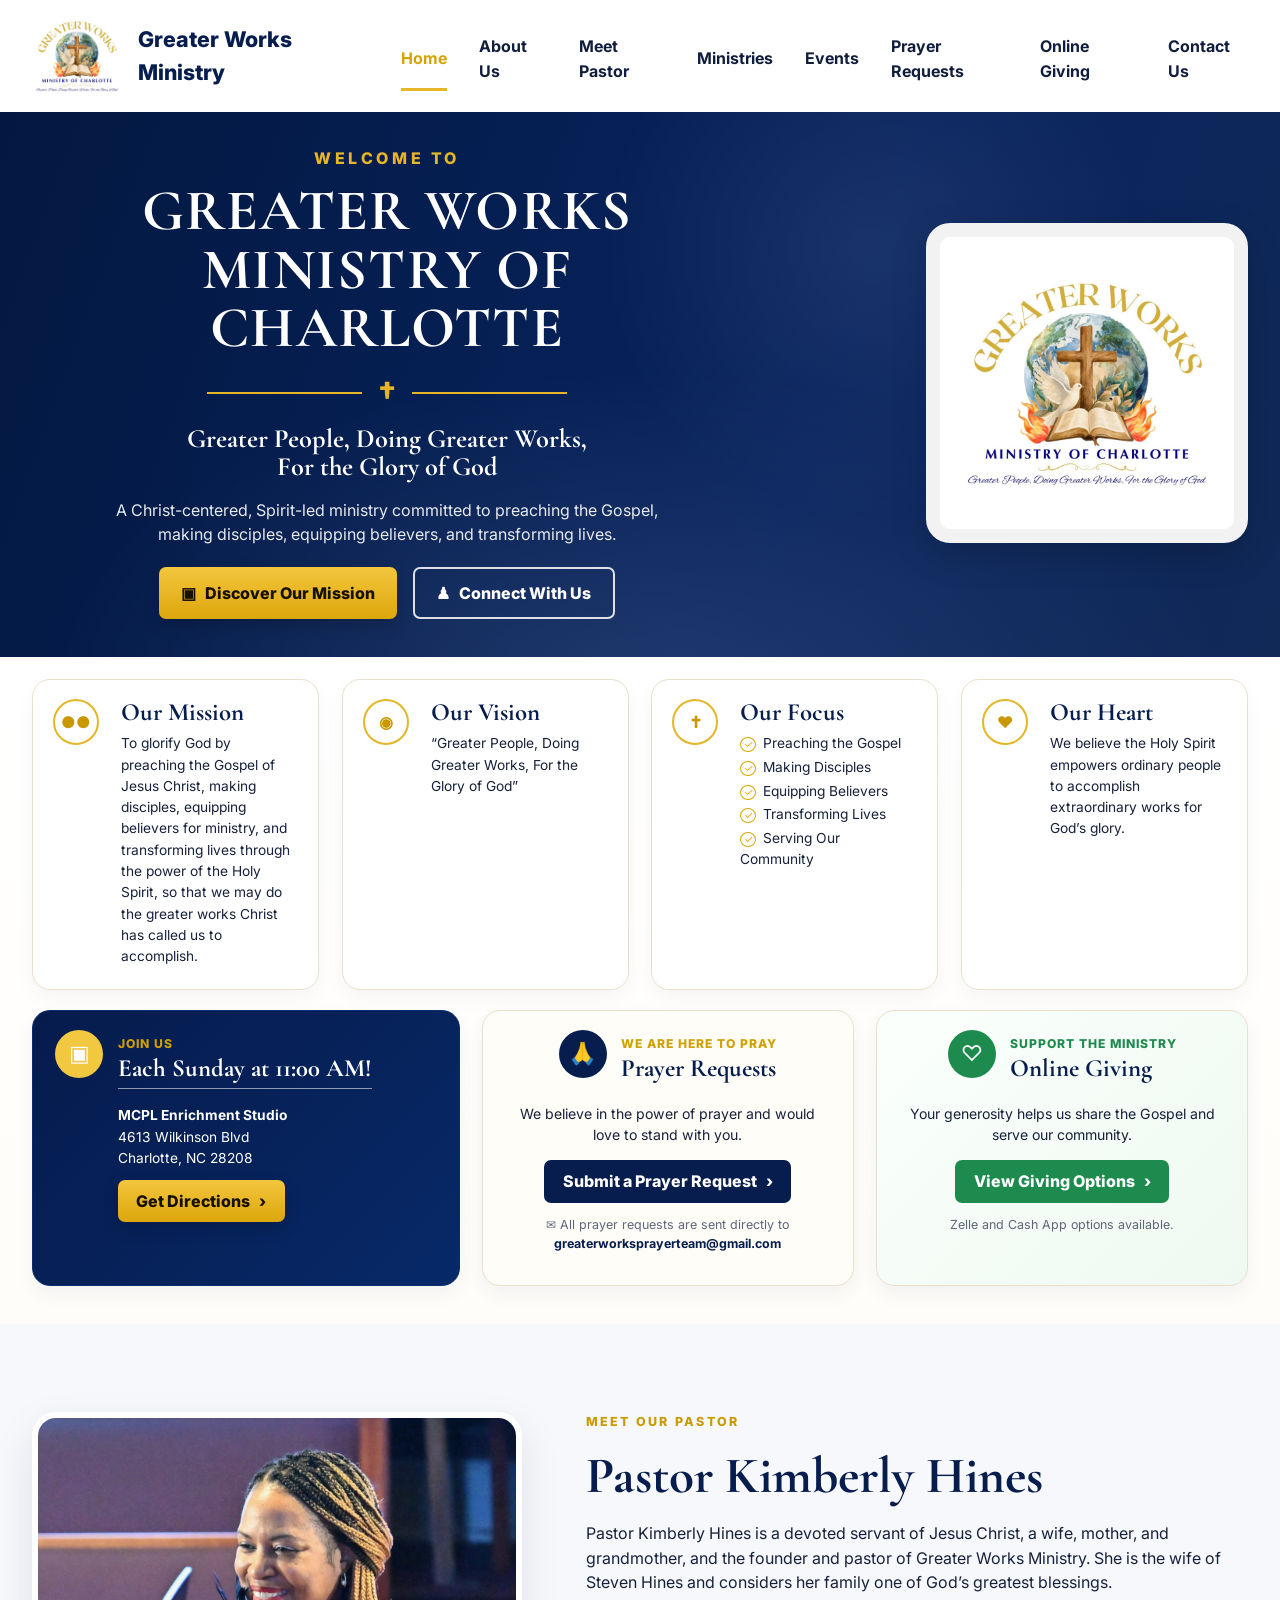
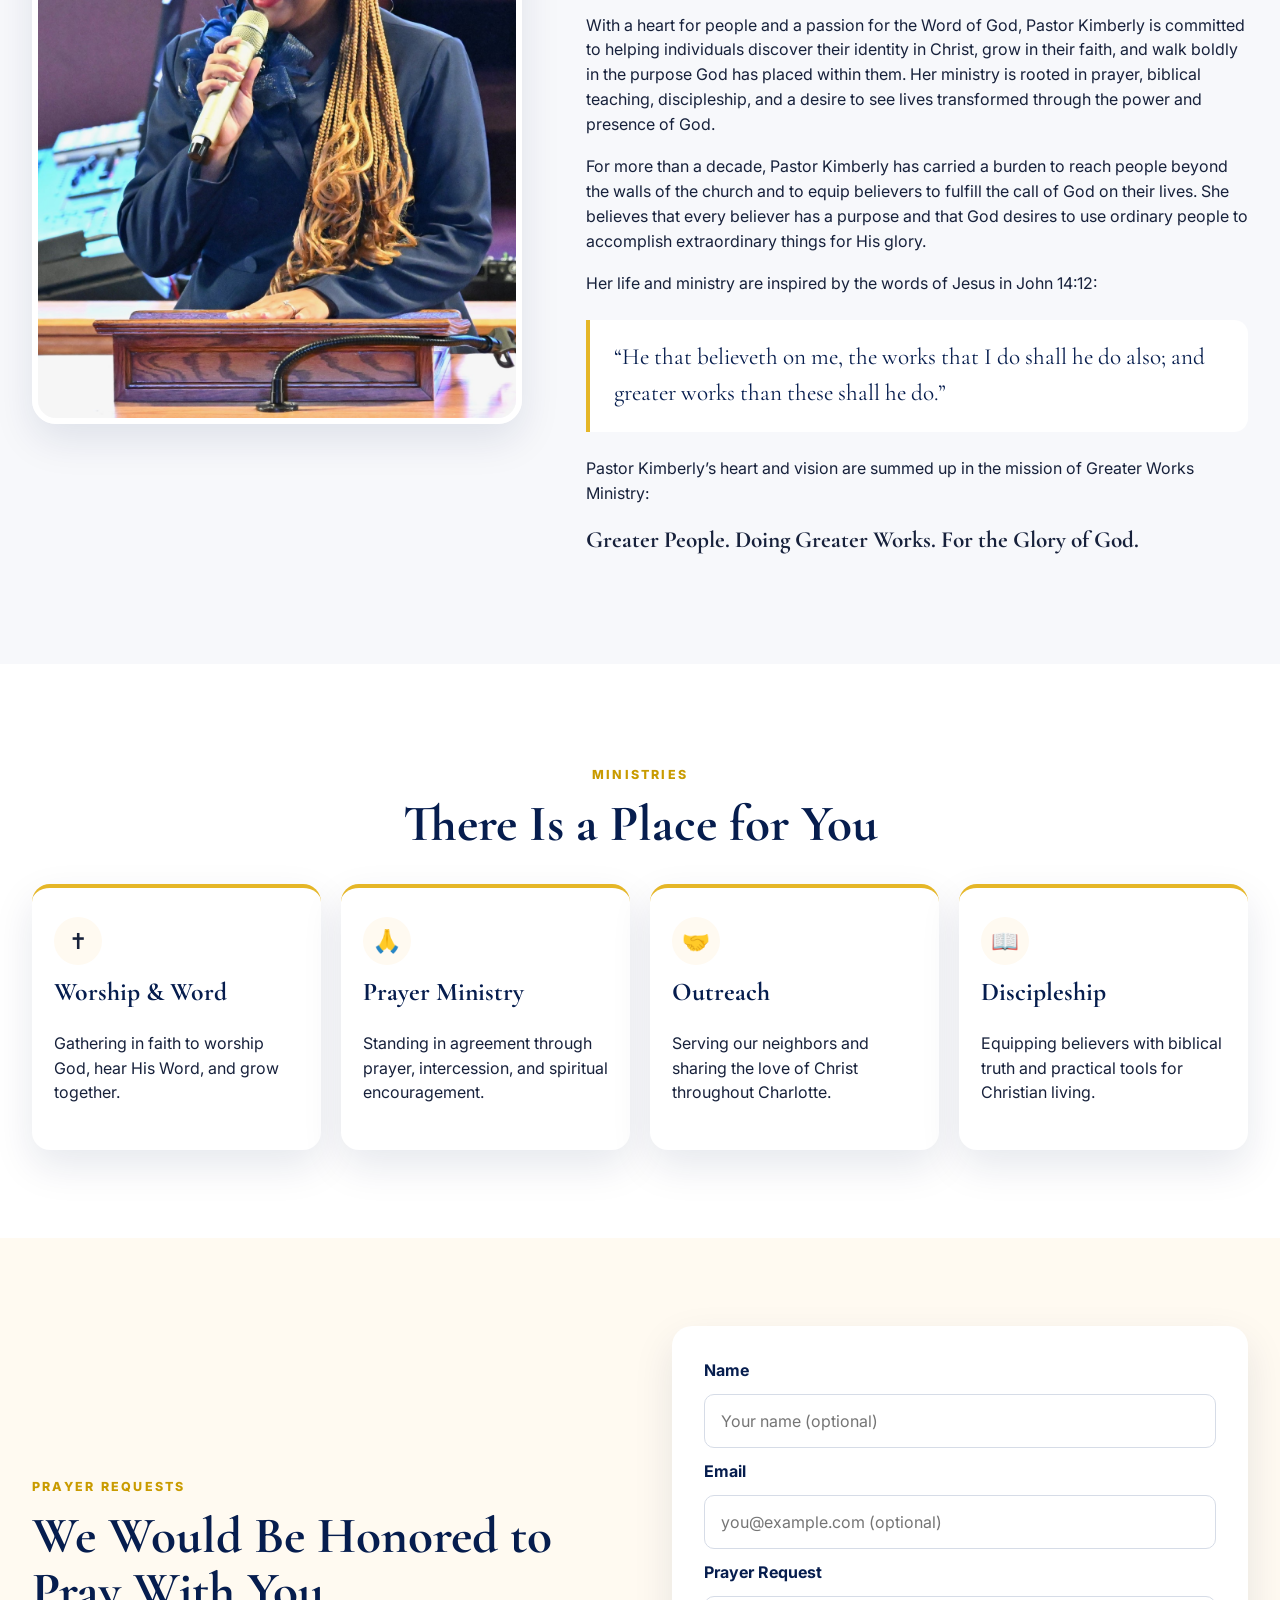
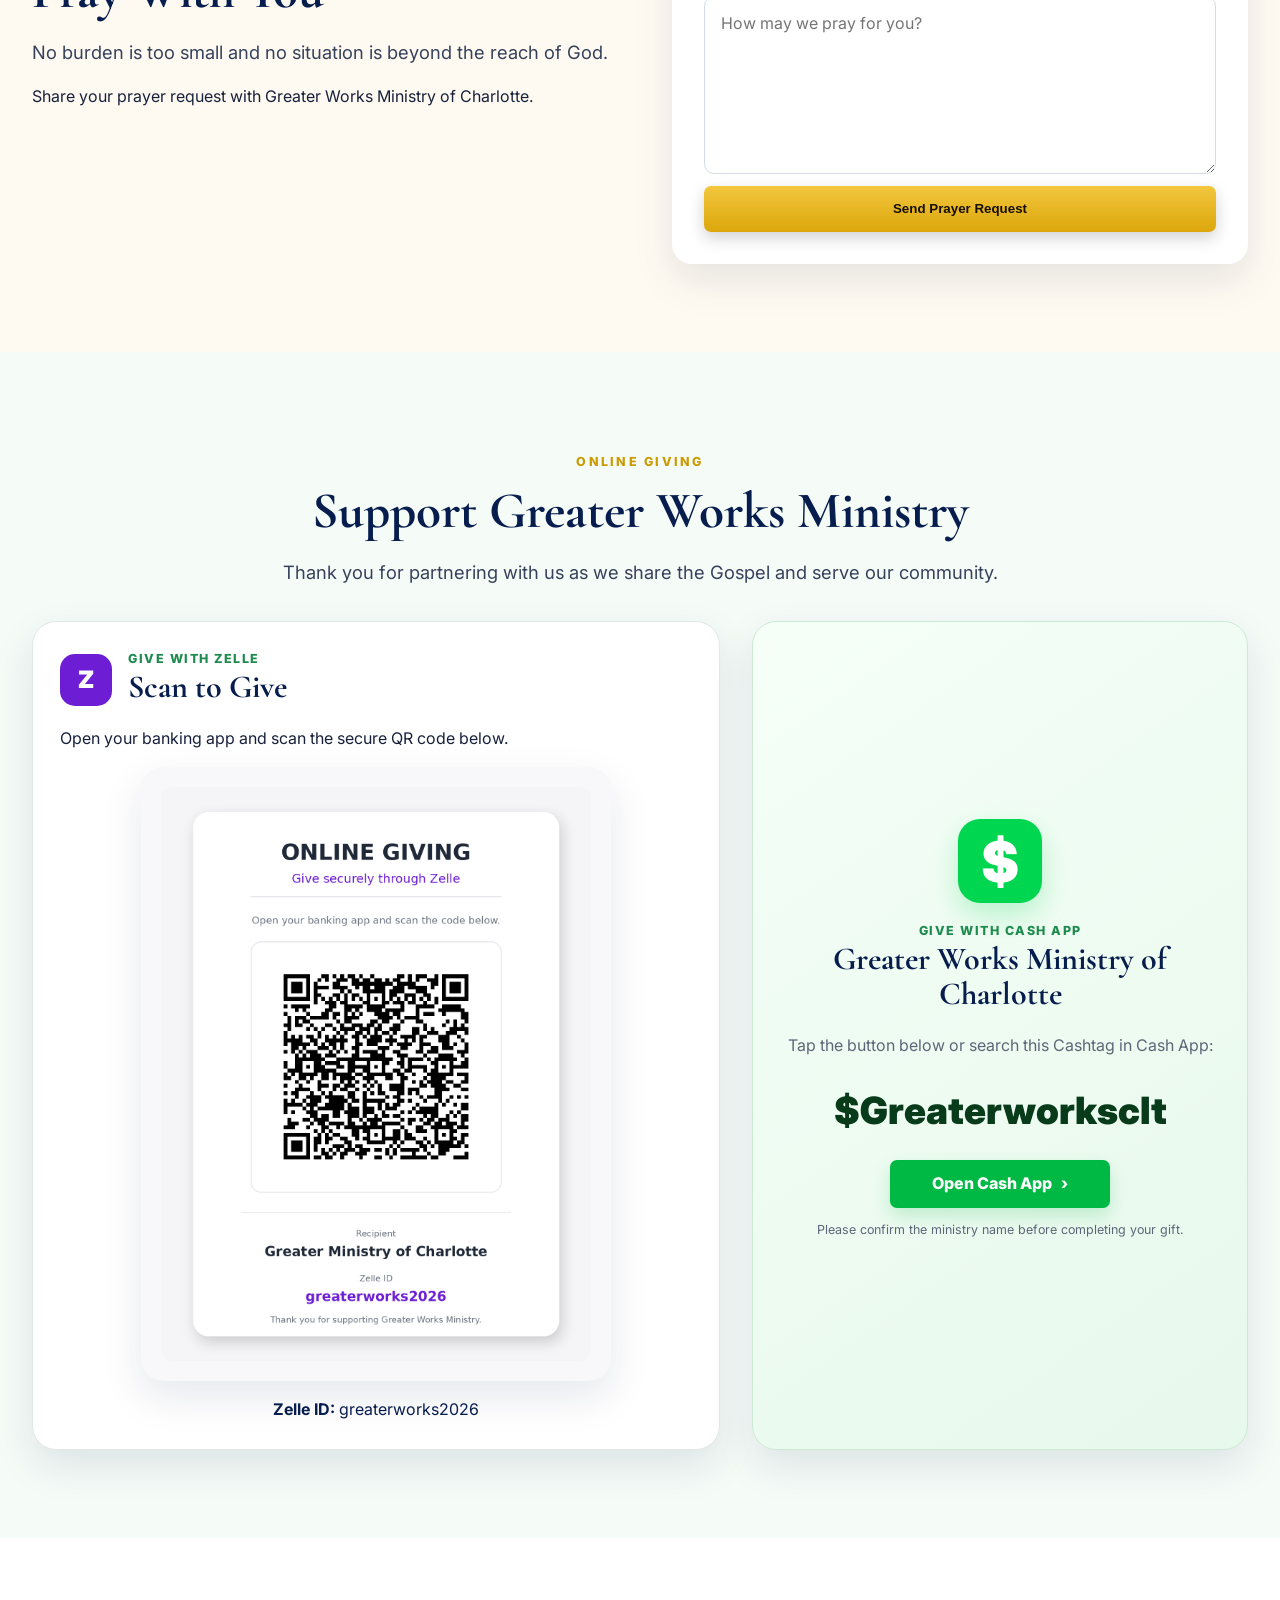
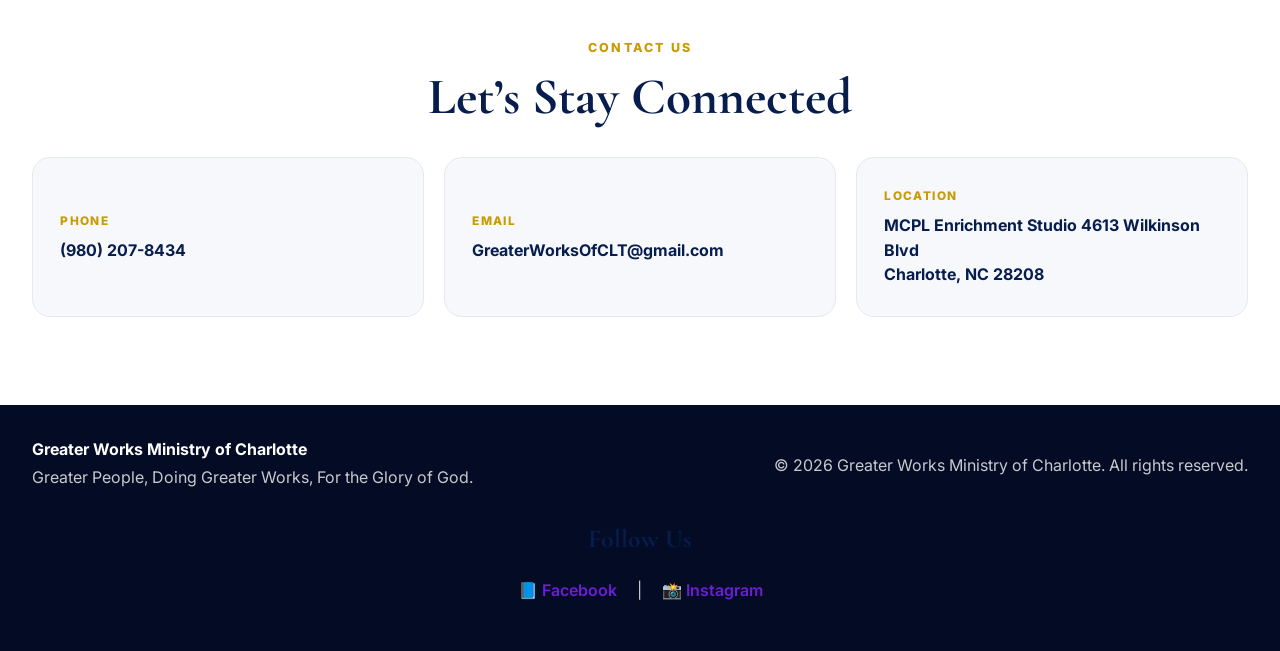
<file: index.html>
<!DOCTYPE html>
<html lang="en">
<head>
  <meta charset="UTF-8" />
  <meta name="viewport" content="width=device-width, initial-scale=1.0" />
  <meta name="description" content="Greater Works Ministry of Charlotte — Greater People, Doing Greater Works, For the Glory of God." />
  <title>Greater Works Ministry of Charlotte</title>
  <link rel="preconnect" href="https://fonts.googleapis.com">
  <link rel="preconnect" href="https://fonts.gstatic.com" crossorigin>
  <link href="https://fonts.googleapis.com/css2?family=Cormorant+Garamond:wght@600;700&family=Inter:wght@400;500;600;700;800&display=swap" rel="stylesheet">
  <link rel="stylesheet" href="styles.css" />
</head>
<body>
  <header class="site-header" id="home">
    <nav class="navbar container" aria-label="Primary navigation">
      <a class="brand" href="#home" aria-label="Greater Works Ministry home">
        <img src="assets/greater-works-logo.png" alt="Greater Works Ministry of Charlotte logo" />
        <span>Greater Works Ministry</span>
      </a>
      <button class="menu-toggle" aria-expanded="false" aria-controls="nav-links" aria-label="Open navigation menu">☰</button>
      <div class="nav-links" id="nav-links">
        <a class="active" href="#home">Home</a>
        <a href="#about">About Us</a>
        <a href="#pastor">Meet Pastor</a>
        <a href="#ministries">Ministries</a>
        <a href="#events">Events</a>
        <a href="#prayer">Prayer Requests</a>
        <a href="#giving">Online Giving</a>
        <a href="#contact">Contact Us</a>
      </div>
    </nav>
  </header>

  <main>
    <section class="hero">
      <div class="hero-content container">
        <div class="hero-copy">
          <p class="hero-welcome">Welcome to</p>
          <h1>Greater Works<br>Ministry of Charlotte</h1>
          <div class="cross-divider" aria-hidden="true"><span></span><b>†</b><span></span></div>
          <p class="hero-tagline">Greater People, Doing Greater Works,<br>For the Glory of God</p>
          <p class="hero-text">A Christ-centered, Spirit-led ministry committed to preaching the Gospel,<br>making disciples, equipping believers, and transforming lives.</p>
          <div class="hero-actions">
            <a class="btn btn-primary" href="#about">▣ &nbsp; Discover Our Mission</a>
            <a class="btn btn-outline" href="#contact">♟ &nbsp; Connect With Us</a>
          </div>
        </div>
        <div class="hero-logo-card">
          <img src="assets/greater-works-logo.png" alt="Greater Works Ministry of Charlotte emblem" />
        </div>
      </div>
    </section>

    <section class="overview" id="about">
      <div class="container overview-grid">
        <article class="overview-card">
          <div class="round-icon">●●</div>
          <div><h2>Our Mission</h2><p>To glorify God by preaching the Gospel of Jesus Christ, making disciples, equipping believers for ministry, and transforming lives through the power of the Holy Spirit, so that we may do the greater works Christ has called us to accomplish.</p></div>
        </article>
        <article class="overview-card">
          <div class="round-icon">◉</div>
          <div><h2>Our Vision</h2><p>“Greater People, Doing Greater Works, For the Glory of God”</p></div>
        </article>
        <article class="overview-card">
          <div class="round-icon">✝</div>
          <div><h2>Our Focus</h2><ul><li>Preaching the Gospel</li><li>Making Disciples</li><li>Equipping Believers</li><li>Transforming Lives</li><li>Serving Our Community</li></ul></div>
        </article>
        <article class="overview-card">
          <div class="round-icon">♥</div>
          <div><h2>Our Heart</h2><p>We believe the Holy Spirit empowers ordinary people to accomplish extraordinary works for God’s glory.</p></div>
        </article>
      </div>

      <div class="container action-grid">
        <article class="launch-card" id="events">
          <div class="action-heading"><div class="action-icon gold">▣</div><div><span>Join Us</span><h2>Each Sunday at 11:00 AM!</h2></div></div>
          <div class="launch-content weekly-service-content">
            <div class="launch-info">
              <p class="event-location"><strong>MCPL Enrichment Studio</strong><br>4613 Wilkinson Blvd<br>Charlotte, NC 28208</p>
              <a class="btn btn-primary compact" href="https://www.google.com/maps/search/?api=1&query=4613+Wilkinson+Blvd+Charlotte+NC+28208" target="_blank" rel="noopener">Get Directions &nbsp; ›</a>
            </div>
          </div>
        </article>

        <article class="action-card prayer-preview">
          <div class="action-heading centered"><div class="action-icon navy">🙏</div><div><span>We Are Here to Pray</span><h2>Prayer Requests</h2></div></div>
          <p>We believe in the power of prayer and would love to stand with you.</p>
          <a class="btn btn-navy compact" href="#prayer">Submit a Prayer Request &nbsp; ›</a>
          <p class="small-note">✉ All prayer requests are sent directly to<br><strong>greaterworksprayerteam@gmail.com</strong></p>
        </article>

        <article class="action-card giving-preview">
          <div class="action-heading centered"><div class="action-icon green">♡</div><div><span>Support the Ministry</span><h2>Online Giving</h2></div></div>
          <p>Your generosity helps us share the Gospel and serve our community.</p>
          <a class="btn btn-green compact" href="#giving">View Giving Options &nbsp; ›</a>
          <p class="small-note">Zelle and Cash App options available.</p>
        </article>
      </div>
    </section>

    <section class="section pastor-section" id="pastor">
      <div class="container pastor-feature">
        <div class="pastor-image-wrap"><img class="pastor-photo" src="assets/pastor-kimberly-hines.jpg" alt="Pastor Kimberly Hines speaking at a church podium" /></div>
        <div class="pastor-copy">
          <p class="section-kicker">Meet Our Pastor</p><h2>Pastor Kimberly Hines</h2>
          <p>Pastor Kimberly Hines is a devoted servant of Jesus Christ, a wife, mother, and grandmother, and the founder and pastor of Greater Works Ministry. She is the wife of Steven Hines and considers her family one of God’s greatest blessings.</p>
          <p>With a heart for people and a passion for the Word of God, Pastor Kimberly is committed to helping individuals discover their identity in Christ, grow in their faith, and walk boldly in the purpose God has placed within them. Her ministry is rooted in prayer, biblical teaching, discipleship, and a desire to see lives transformed through the power and presence of God.</p>
          <p>For more than a decade, Pastor Kimberly has carried a burden to reach people beyond the walls of the church and to equip believers to fulfill the call of God on their lives. She believes that every believer has a purpose and that God desires to use ordinary people to accomplish extraordinary things for His glory.</p>
          <p>Her life and ministry are inspired by the words of Jesus in John 14:12:</p>
          <blockquote>“He that believeth on me, the works that I do shall he do also; and greater works than these shall he do.”</blockquote>
          <p>Pastor Kimberly’s heart and vision are summed up in the mission of Greater Works Ministry:</p>
          <p class="pastor-vision"><strong>Greater People. Doing Greater Works. For the Glory of God.</strong></p>
        </div>
      </div>
    </section>

    <section class="section ministries" id="ministries">
      <div class="container"><p class="section-kicker center">Ministries</p><h2 class="center">There Is a Place for You</h2>
        <div class="card-grid">
          <article class="ministry-card"><div class="icon">✝</div><h3>Worship & Word</h3><p>Gathering in faith to worship God, hear His Word, and grow together.</p></article>
          <article class="ministry-card"><div class="icon">🙏</div><h3>Prayer Ministry</h3><p>Standing in agreement through prayer, intercession, and spiritual encouragement.</p></article>
          <article class="ministry-card"><div class="icon">🤝</div><h3>Outreach</h3><p>Serving our neighbors and sharing the love of Christ throughout Charlotte.</p></article>
          <article class="ministry-card"><div class="icon">📖</div><h3>Discipleship</h3><p>Equipping believers with biblical truth and practical tools for Christian living.</p></article>
        </div>
      </div>
    </section>

    <section class="section prayer" id="prayer">
      <div class="container two-column">
        <div><p class="section-kicker">Prayer Requests</p><h2>We Would Be Honored to Pray With You</h2><p class="lead">No burden is too small and no situation is beyond the reach of God.</p><p>Share your prayer request with Greater Works Ministry of Charlotte.</p></div>
        <form class="contact-form" action="https://formsubmit.co/greaterworksprayerteam@gmail.com" method="POST">
          <input type="hidden" name="_subject" value="New Prayer Request — Greater Works Ministry" />
          <input type="hidden" name="_next" value="https://www.greaterworksofclt.org/thank-you.html" />
          <input type="hidden" name="_captcha" value="false" />
          <label for="prayer-name">Name</label><input id="prayer-name" name="Name" type="text" placeholder="Your name (optional)" />
          <label for="prayer-email">Email</label><input id="prayer-email" name="Email" type="email" placeholder="you@example.com (optional)" />
          <label for="prayer-request">Prayer Request</label><textarea id="prayer-request" name="Prayer Request" rows="6" placeholder="How may we pray for you?" required></textarea>
          <button class="btn btn-primary" type="submit">Send Prayer Request</button>
        </form>
      </div>
    </section>

    <section class="section giving" id="giving">
      <div class="container">
        <div class="giving-intro">
          <p class="section-kicker center">Online Giving</p>
          <h2 class="center">Support Greater Works Ministry</h2>
          <p class="lead center">Thank you for partnering with us as we share the Gospel and serve our community.</p>
        </div>

        <div class="giving-options">
          <article class="payment-option zelle-option">
            <div class="payment-heading">
              <span class="payment-mark zelle-mark">Z</span>
              <div>
                <p class="payment-kicker">Give with Zelle</p>
                <h3>Scan to Give</h3>
              </div>
            </div>
            <p>Open your banking app and scan the secure QR code below.</p>
            <div class="giving-card">
              <img src="assets/zelle-giving-card-scannable.png" alt="Scannable Zelle giving QR code for Greater Works Ministry" />
            </div>
            <p class="payment-detail"><strong>Zelle ID:</strong> greaterworks2026</p>
          </article>

          <article class="payment-option cashapp-option">
            <div class="cashapp-badge" aria-hidden="true">$</div>
            <p class="payment-kicker">Give with Cash App</p>
            <h3>Greater Works Ministry of Charlotte</h3>
            <p class="cashapp-copy">Tap the button below or search this Cashtag in Cash App:</p>
            <a class="cashapp-handle" href="https://cash.app/$Greaterworksclt" target="_blank" rel="noopener noreferrer">$Greaterworksclt</a>
            <a class="btn btn-cashapp" href="https://cash.app/$Greaterworksclt" target="_blank" rel="noopener noreferrer">Open Cash App &nbsp; ›</a>
            <p class="small-note">Please confirm the ministry name before completing your gift.</p>
          </article>
        </div>
      </div>
    </section>

    <section class="section contact" id="contact">
      <div class="container"><p class="section-kicker center">Contact Us</p><h2 class="center">Let’s Stay Connected</h2>
        <div class="contact-grid">
          <a class="contact-card" href="tel:+19802078434"><span>Phone</span><strong>(980) 207-8434</strong></a>
          <a class="contact-card" href="mailto:GreaterWorksOfCLT@gmail.com"><span>Email</span><strong>GreaterWorksOfCLT@gmail.com</strong></a>
          <a class="contact-card" href="https://www.google.com/maps/search/?api=1&query=4613+Wilkinson+Blvd+Charlotte+NC+28208" target="_blank" rel="noopener"><span>Location</span><strong>MCPL Enrichment Studio
4613 Wilkinson Blvd<br>Charlotte, NC 28208</strong></a>
        </div>
      </div>
    </section>
  </main>

  <footer class="site-footer"><div class="container footer-content"><div><strong>Greater Works Ministry of Charlotte</strong><p>Greater People, Doing Greater Works, For the Glory of God.</p></div><p>© <span id="year"></span> Greater Works Ministry of Charlotte. All rights reserved.</p></div>
<div class="social-links" style="margin-top:2rem;text-align:center;">
<h3>Follow Us</h3>
<p>
<a href="https://www.facebook.com/share/1EBrpCtZD9/?mibextid=wwXIfr" target="_blank" rel="noopener">📘 Facebook</a>
&nbsp;&nbsp;|&nbsp;&nbsp;
<a href="https://www.instagram.com/greaterworksofclt?utm_source=qr" target="_blank" rel="noopener">📸 Instagram</a>
</p>
</div>

</footer>
  <script src="script.js"></script>
</body>
</html>
</file>
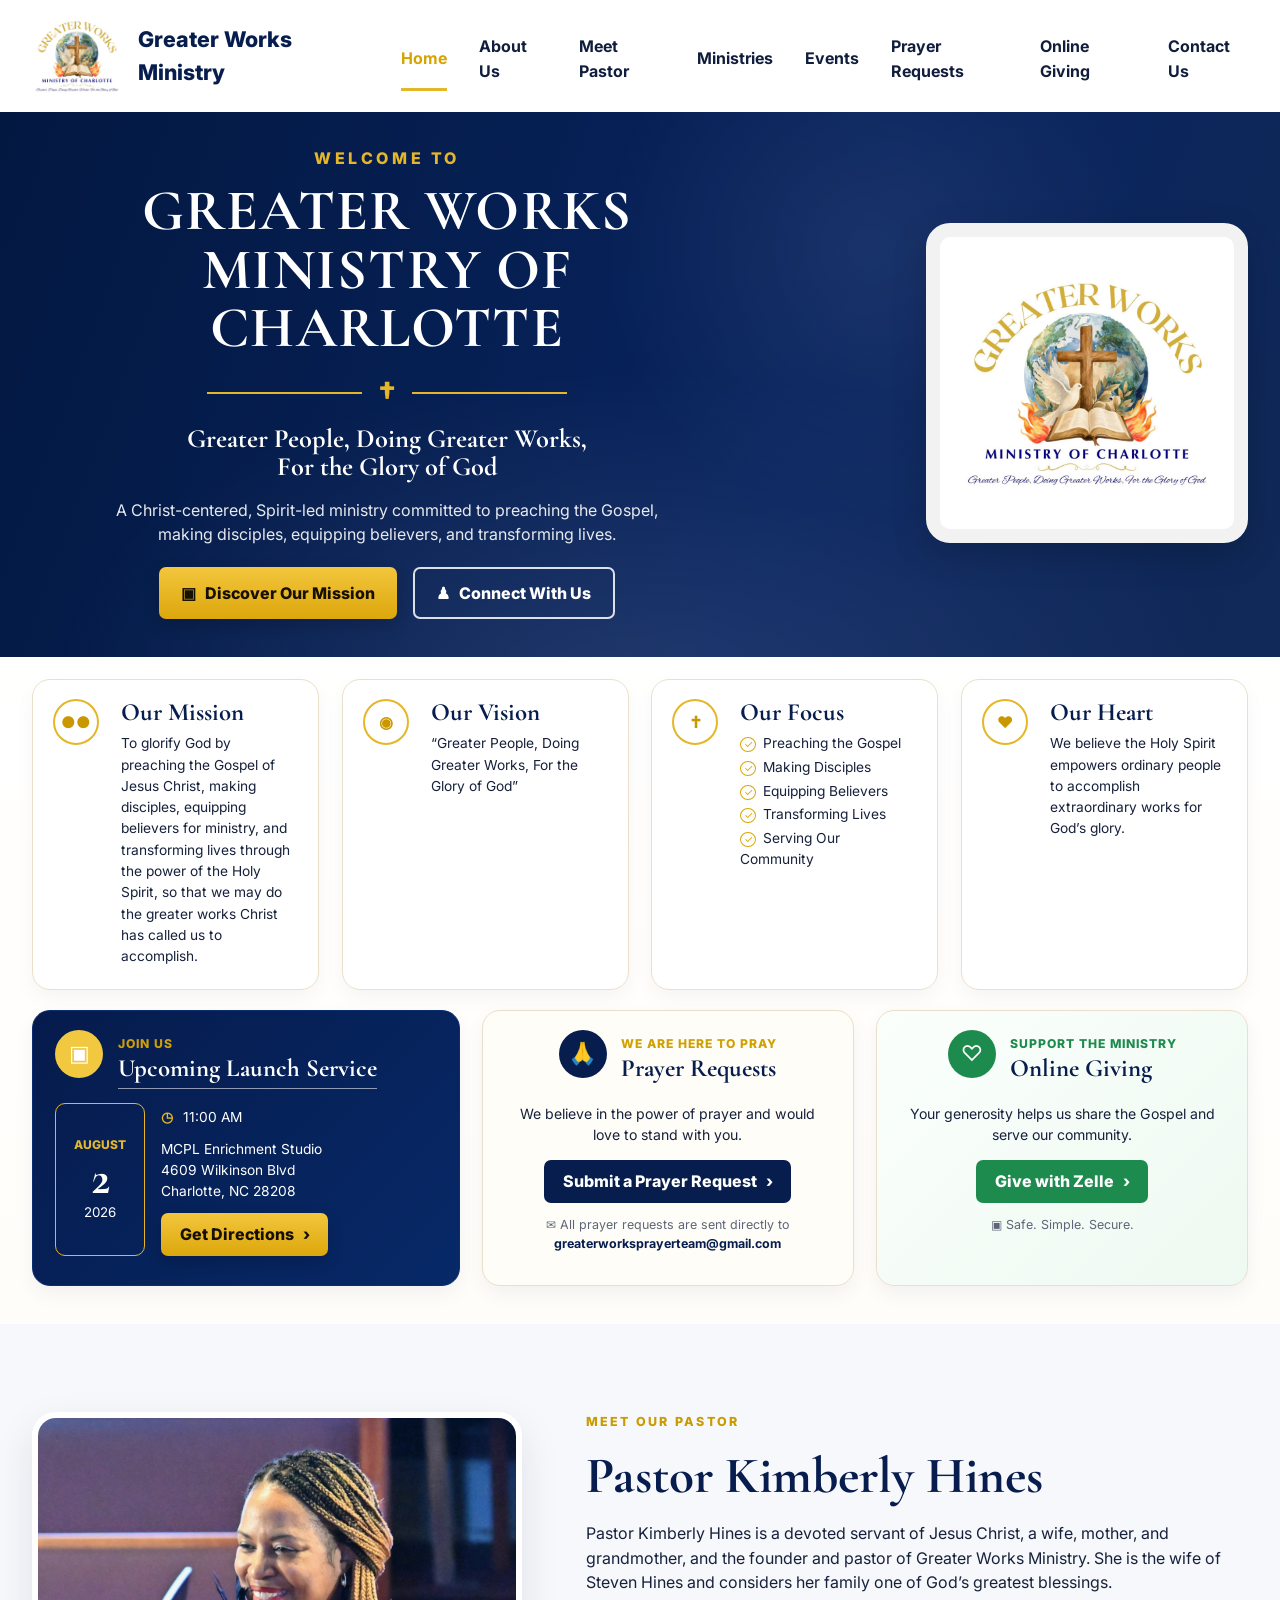
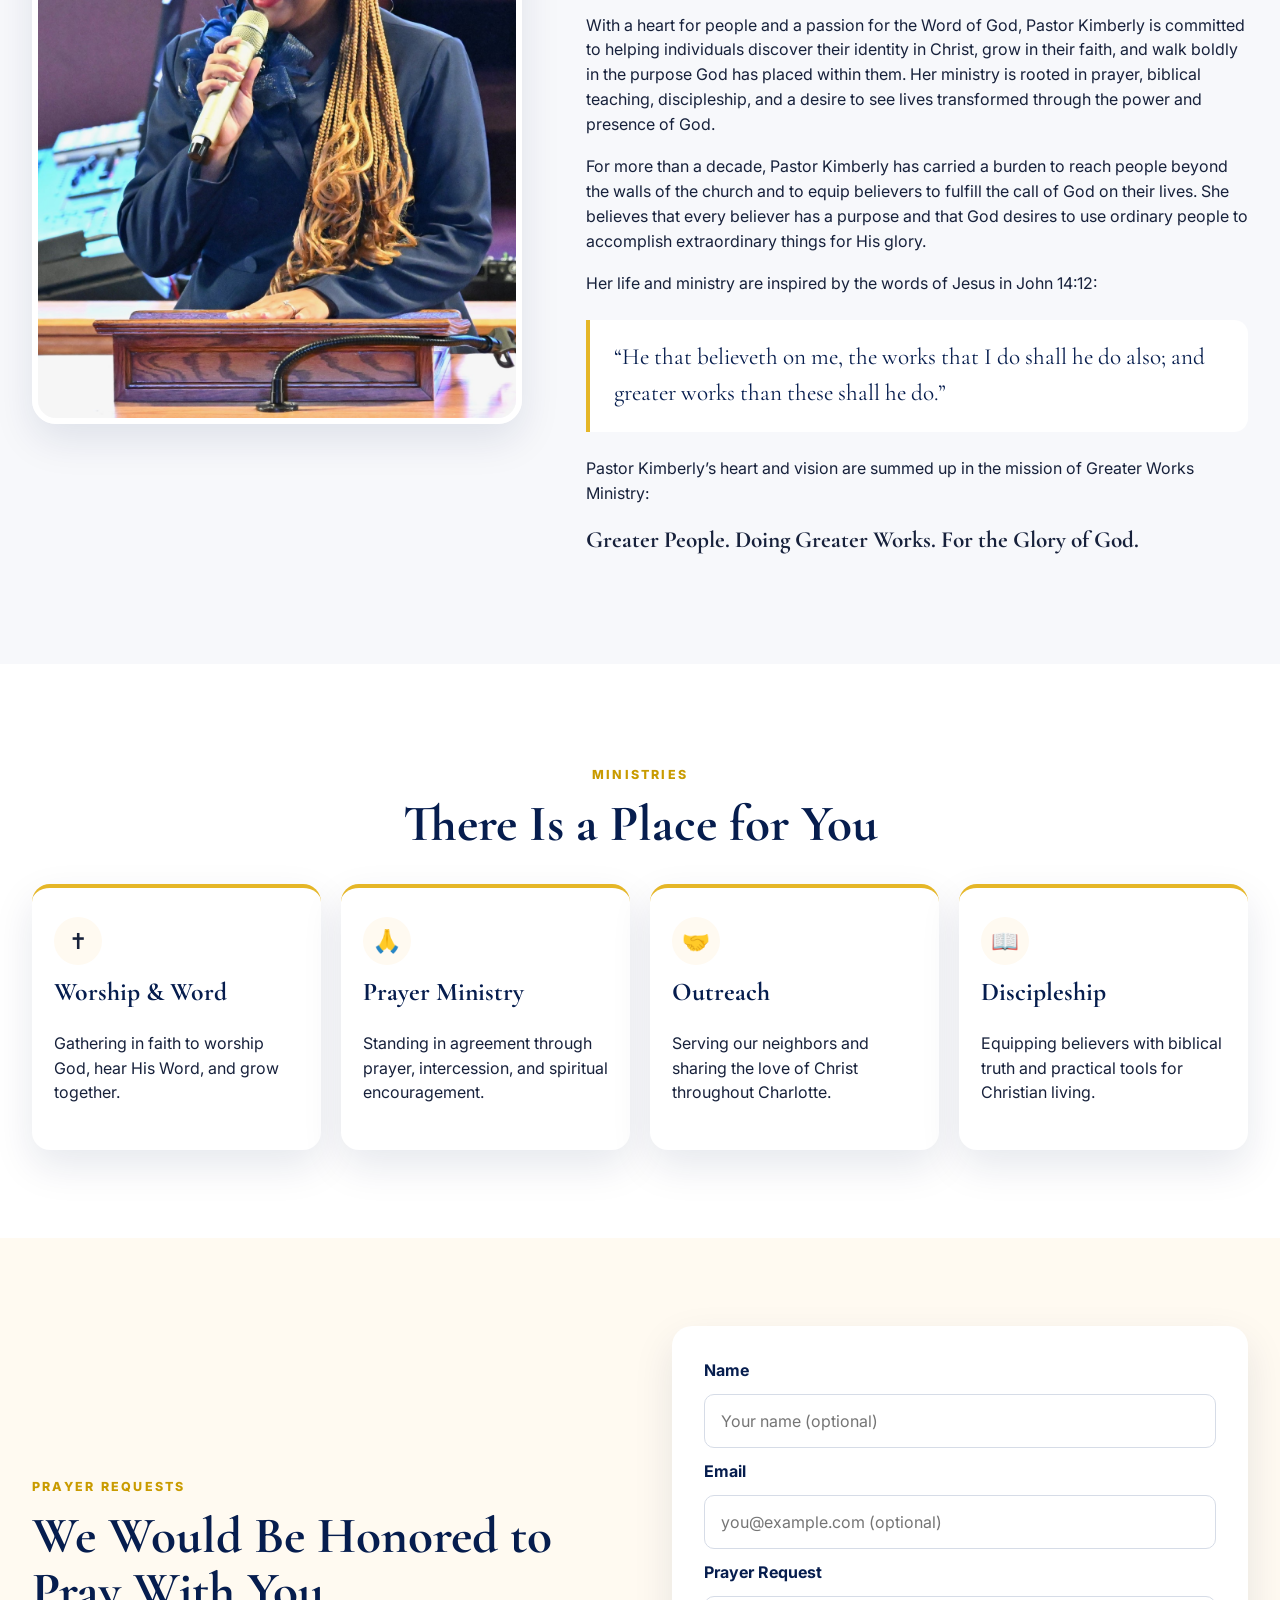
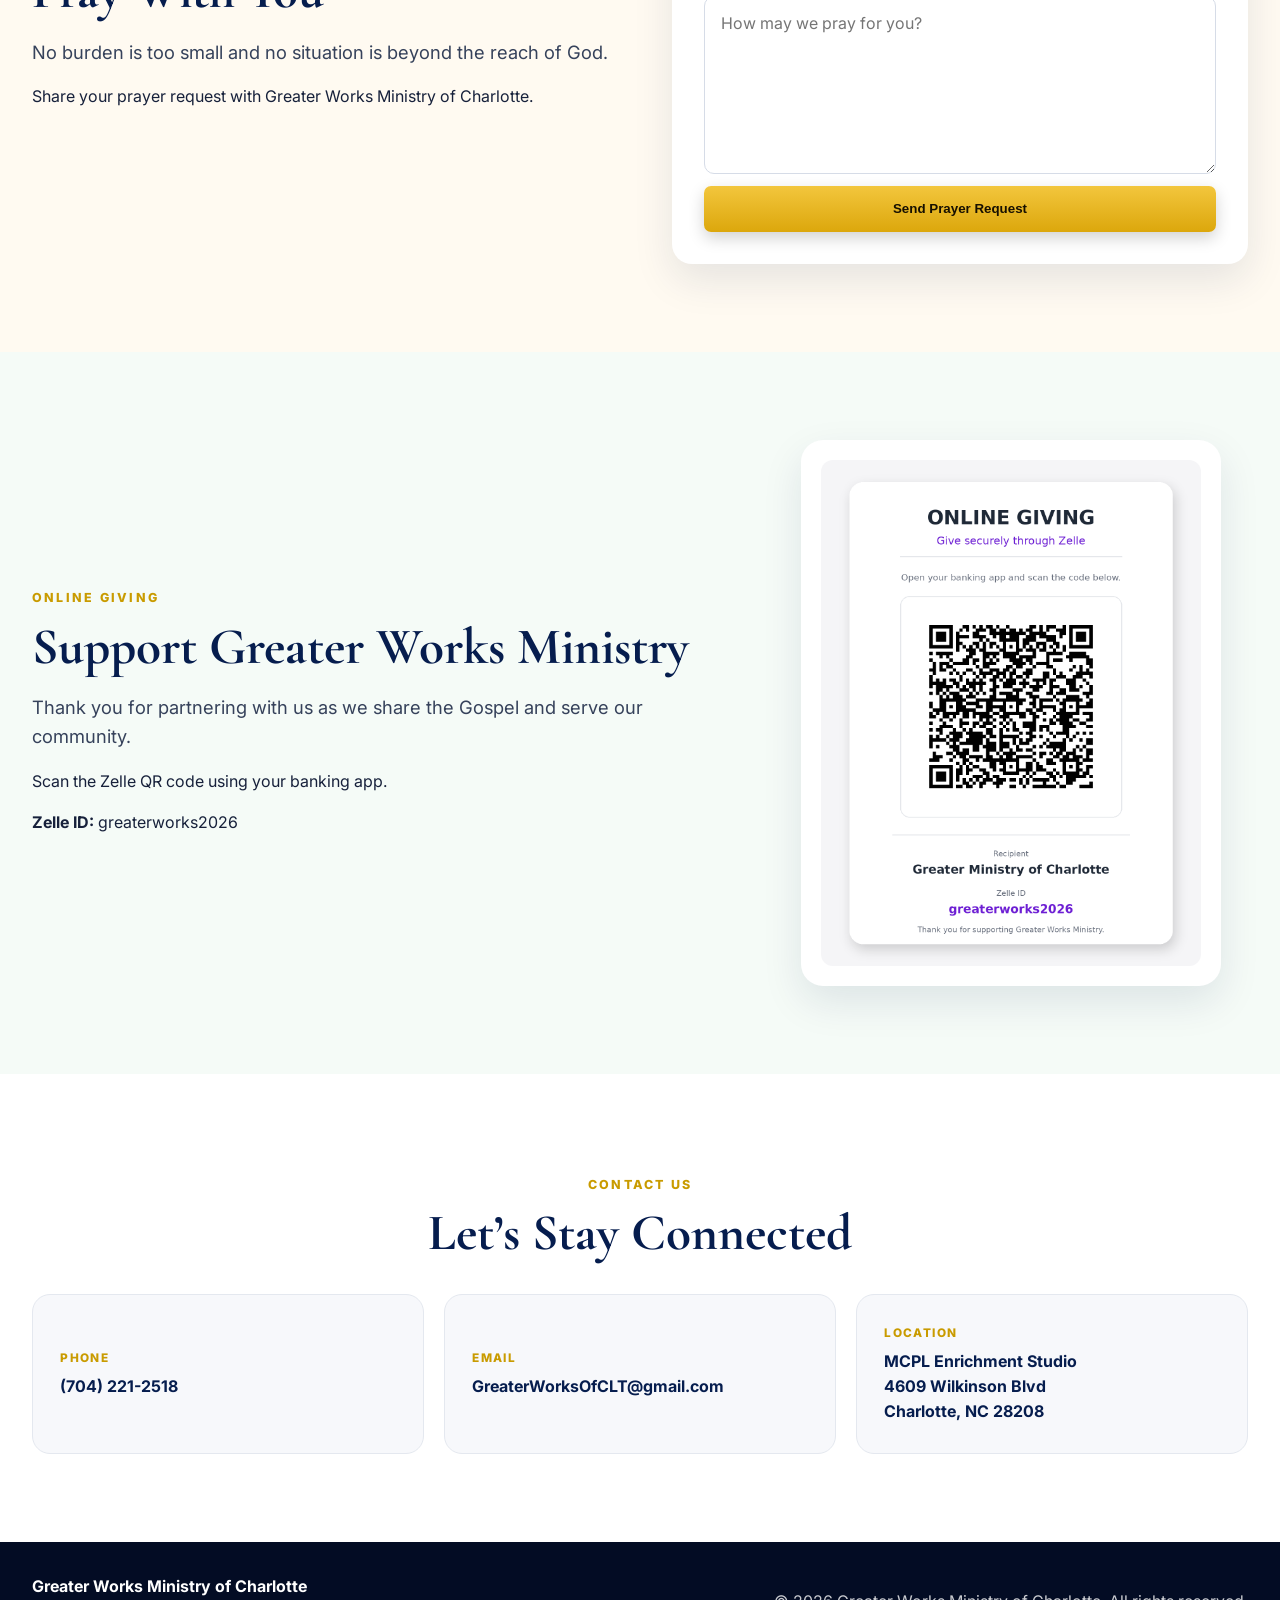
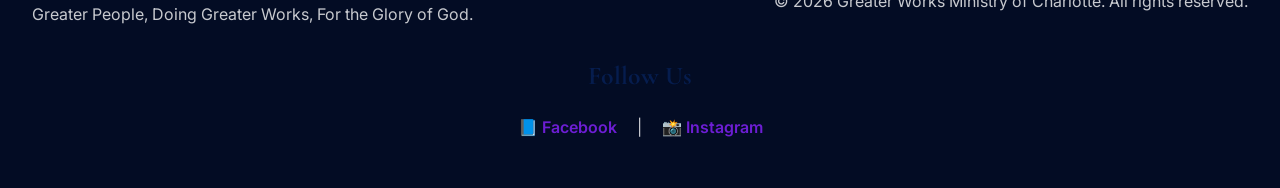
<file: greater-works-ministry-prayer-form-table-layout/index.html>
<!DOCTYPE html>
<html lang="en">
<head>
  <meta charset="UTF-8" />
  <meta name="viewport" content="width=device-width, initial-scale=1.0" />
  <meta name="description" content="Greater Works Ministry of Charlotte — Greater People, Doing Greater Works, For the Glory of God." />
  <title>Greater Works Ministry of Charlotte</title>
  <link rel="preconnect" href="https://fonts.googleapis.com">
  <link rel="preconnect" href="https://fonts.gstatic.com" crossorigin>
  <link href="https://fonts.googleapis.com/css2?family=Cormorant+Garamond:wght@600;700&family=Inter:wght@400;500;600;700;800&display=swap" rel="stylesheet">
  <link rel="stylesheet" href="styles.css" />
</head>
<body>
  <header class="site-header" id="home">
    <nav class="navbar container" aria-label="Primary navigation">
      <a class="brand" href="#home" aria-label="Greater Works Ministry home">
        <img src="assets/greater-works-logo.png" alt="Greater Works Ministry of Charlotte logo" />
        <span>Greater Works Ministry</span>
      </a>
      <button class="menu-toggle" aria-expanded="false" aria-controls="nav-links" aria-label="Open navigation menu">☰</button>
      <div class="nav-links" id="nav-links">
        <a class="active" href="#home">Home</a>
        <a href="#about">About Us</a>
        <a href="#pastor">Meet Pastor</a>
        <a href="#ministries">Ministries</a>
        <a href="#events">Events</a>
        <a href="#prayer">Prayer Requests</a>
        <a href="#giving">Online Giving</a>
        <a href="#contact">Contact Us</a>
      </div>
    </nav>
  </header>

  <main>
    <section class="hero">
      <div class="hero-content container">
        <div class="hero-copy">
          <p class="hero-welcome">Welcome to</p>
          <h1>Greater Works<br>Ministry of Charlotte</h1>
          <div class="cross-divider" aria-hidden="true"><span></span><b>†</b><span></span></div>
          <p class="hero-tagline">Greater People, Doing Greater Works,<br>For the Glory of God</p>
          <p class="hero-text">A Christ-centered, Spirit-led ministry committed to preaching the Gospel,<br>making disciples, equipping believers, and transforming lives.</p>
          <div class="hero-actions">
            <a class="btn btn-primary" href="#about">▣ &nbsp; Discover Our Mission</a>
            <a class="btn btn-outline" href="#contact">♟ &nbsp; Connect With Us</a>
          </div>
        </div>
        <div class="hero-logo-card">
          <img src="assets/greater-works-logo.png" alt="Greater Works Ministry of Charlotte emblem" />
        </div>
      </div>
    </section>

    <section class="overview" id="about">
      <div class="container overview-grid">
        <article class="overview-card">
          <div class="round-icon">●●</div>
          <div><h2>Our Mission</h2><p>To glorify God by preaching the Gospel of Jesus Christ, making disciples, equipping believers for ministry, and transforming lives through the power of the Holy Spirit, so that we may do the greater works Christ has called us to accomplish.</p></div>
        </article>
        <article class="overview-card">
          <div class="round-icon">◉</div>
          <div><h2>Our Vision</h2><p>“Greater People, Doing Greater Works, For the Glory of God”</p></div>
        </article>
        <article class="overview-card">
          <div class="round-icon">✝</div>
          <div><h2>Our Focus</h2><ul><li>Preaching the Gospel</li><li>Making Disciples</li><li>Equipping Believers</li><li>Transforming Lives</li><li>Serving Our Community</li></ul></div>
        </article>
        <article class="overview-card">
          <div class="round-icon">♥</div>
          <div><h2>Our Heart</h2><p>We believe the Holy Spirit empowers ordinary people to accomplish extraordinary works for God’s glory.</p></div>
        </article>
      </div>

      <div class="container action-grid">
        <article class="launch-card" id="events">
          <div class="action-heading"><div class="action-icon gold">▣</div><div><span>Join Us</span><h2>Upcoming Launch Service</h2></div></div>
          <div class="launch-content">
            <div class="date-badge"><span>August</span><strong>2</strong><small>2026</small></div>
            <div class="launch-info">
              <p><b>◷</b> 11:00 AM</p>
              <p>MCPL Enrichment Studio<br>
4609 Wilkinson Blvd<br>Charlotte, NC 28208</p>
              <a class="btn btn-primary compact" href="https://www.google.com/maps/search/?api=1&query=4609+Wilkinson+Blvd+Charlotte+NC+28208" target="_blank" rel="noopener">Get Directions &nbsp; ›</a>
            </div>
          </div>
        </article>

        <article class="action-card prayer-preview">
          <div class="action-heading centered"><div class="action-icon navy">🙏</div><div><span>We Are Here to Pray</span><h2>Prayer Requests</h2></div></div>
          <p>We believe in the power of prayer and would love to stand with you.</p>
          <a class="btn btn-navy compact" href="#prayer">Submit a Prayer Request &nbsp; ›</a>
          <p class="small-note">✉ All prayer requests are sent directly to<br><strong>greaterworksprayerteam@gmail.com</strong></p>
        </article>

        <article class="action-card giving-preview">
          <div class="action-heading centered"><div class="action-icon green">♡</div><div><span>Support the Ministry</span><h2>Online Giving</h2></div></div>
          <p>Your generosity helps us share the Gospel and serve our community.</p>
          <a class="btn btn-green compact" href="#giving">Give with Zelle &nbsp; ›</a>
          <p class="small-note">▣ Safe. Simple. Secure.</p>
        </article>
      </div>
    </section>

    <section class="section pastor-section" id="pastor">
      <div class="container pastor-feature">
        <div class="pastor-image-wrap"><img class="pastor-photo" src="assets/pastor-kimberly-hines.jpg" alt="Pastor Kimberly Hines speaking at a church podium" /></div>
        <div class="pastor-copy">
          <p class="section-kicker">Meet Our Pastor</p><h2>Pastor Kimberly Hines</h2>
          <p>Pastor Kimberly Hines is a devoted servant of Jesus Christ, a wife, mother, and grandmother, and the founder and pastor of Greater Works Ministry. She is the wife of Steven Hines and considers her family one of God’s greatest blessings.</p>
          <p>With a heart for people and a passion for the Word of God, Pastor Kimberly is committed to helping individuals discover their identity in Christ, grow in their faith, and walk boldly in the purpose God has placed within them. Her ministry is rooted in prayer, biblical teaching, discipleship, and a desire to see lives transformed through the power and presence of God.</p>
          <p>For more than a decade, Pastor Kimberly has carried a burden to reach people beyond the walls of the church and to equip believers to fulfill the call of God on their lives. She believes that every believer has a purpose and that God desires to use ordinary people to accomplish extraordinary things for His glory.</p>
          <p>Her life and ministry are inspired by the words of Jesus in John 14:12:</p>
          <blockquote>“He that believeth on me, the works that I do shall he do also; and greater works than these shall he do.”</blockquote>
          <p>Pastor Kimberly’s heart and vision are summed up in the mission of Greater Works Ministry:</p>
          <p class="pastor-vision"><strong>Greater People. Doing Greater Works. For the Glory of God.</strong></p>
        </div>
      </div>
    </section>

    <section class="section ministries" id="ministries">
      <div class="container"><p class="section-kicker center">Ministries</p><h2 class="center">There Is a Place for You</h2>
        <div class="card-grid">
          <article class="ministry-card"><div class="icon">✝</div><h3>Worship & Word</h3><p>Gathering in faith to worship God, hear His Word, and grow together.</p></article>
          <article class="ministry-card"><div class="icon">🙏</div><h3>Prayer Ministry</h3><p>Standing in agreement through prayer, intercession, and spiritual encouragement.</p></article>
          <article class="ministry-card"><div class="icon">🤝</div><h3>Outreach</h3><p>Serving our neighbors and sharing the love of Christ throughout Charlotte.</p></article>
          <article class="ministry-card"><div class="icon">📖</div><h3>Discipleship</h3><p>Equipping believers with biblical truth and practical tools for Christian living.</p></article>
        </div>
      </div>
    </section>

    <section class="section prayer" id="prayer">
      <div class="container two-column">
        <div><p class="section-kicker">Prayer Requests</p><h2>We Would Be Honored to Pray With You</h2><p class="lead">No burden is too small and no situation is beyond the reach of God.</p><p>Share your prayer request with Greater Works Ministry of Charlotte.</p></div>
        <form class="contact-form" action="https://formsubmit.co/greaterworksprayerteam@gmail.com" method="POST">
          <input type="hidden" name="_subject" value="New Prayer Request — Greater Works Ministry" />
          <input type="hidden" name="_template" value="table" />
          <input type="hidden" name="_next" value="https://www.greaterworksofclt.org/thank-you.html" />
          <input type="hidden" name="_captcha" value="false" />
          <label for="prayer-name">Name</label><input id="prayer-name" name="Name" type="text" placeholder="Your name (optional)" />
          <label for="prayer-email">Email</label><input id="prayer-email" name="Email" type="email" placeholder="you@example.com (optional)" />
          <label for="prayer-request">Prayer Request</label><textarea id="prayer-request" name="Prayer Request" rows="6" placeholder="How may we pray for you?" required></textarea>
          <button class="btn btn-primary" type="submit">Send Prayer Request</button>
        </form>
      </div>
    </section>

    <section class="section giving" id="giving">
      <div class="container giving-layout">
        <div><p class="section-kicker">Online Giving</p><h2>Support Greater Works Ministry</h2><p class="lead">Thank you for partnering with us as we share the Gospel and serve our community.</p><p>Scan the Zelle QR code using your banking app.</p><p><strong>Zelle ID:</strong> greaterworks2026</p></div>
        <div class="giving-card"><img src="assets/zelle-giving-card-scannable.png" alt="Zelle QR code for Greater Works Ministry giving" /></div>
      </div>
    </section>

    <section class="section contact" id="contact">
      <div class="container"><p class="section-kicker center">Contact Us</p><h2 class="center">Let’s Stay Connected</h2>
        <div class="contact-grid">
          <a class="contact-card" href="tel:+17042212518"><span>Phone</span><strong>(704) 221-2518</strong></a>
          <a class="contact-card" href="mailto:GreaterWorksOfCLT@gmail.com"><span>Email</span><strong>GreaterWorksOfCLT@gmail.com</strong></a>
          <a class="contact-card" href="https://www.google.com/maps/search/?api=1&query=4609+Wilkinson+Blvd+Charlotte+NC+28208" target="_blank" rel="noopener"><span>Location</span><strong>MCPL Enrichment Studio<br>
4609 Wilkinson Blvd<br>Charlotte, NC 28208</strong></a>
        </div>
      </div>
    </section>
  </main>

  <footer class="site-footer"><div class="container footer-content"><div><strong>Greater Works Ministry of Charlotte</strong><p>Greater People, Doing Greater Works, For the Glory of God.</p></div><p>© <span id="year"></span> Greater Works Ministry of Charlotte. All rights reserved.</p></div>
<div class="social-links" style="margin-top:2rem;text-align:center;">
<h3>Follow Us</h3>
<p>
<a href="https://www.facebook.com/share/1EBrpCtZD9/?mibextid=wwXIfr" target="_blank" rel="noopener">📘 Facebook</a>
&nbsp;&nbsp;|&nbsp;&nbsp;
<a href="https://www.instagram.com/greaterworksofclt?utm_source=qr" target="_blank" rel="noopener">📸 Instagram</a>
</p>
</div>

</footer>
  <script src="script.js"></script>
</body>
</html>
</file>
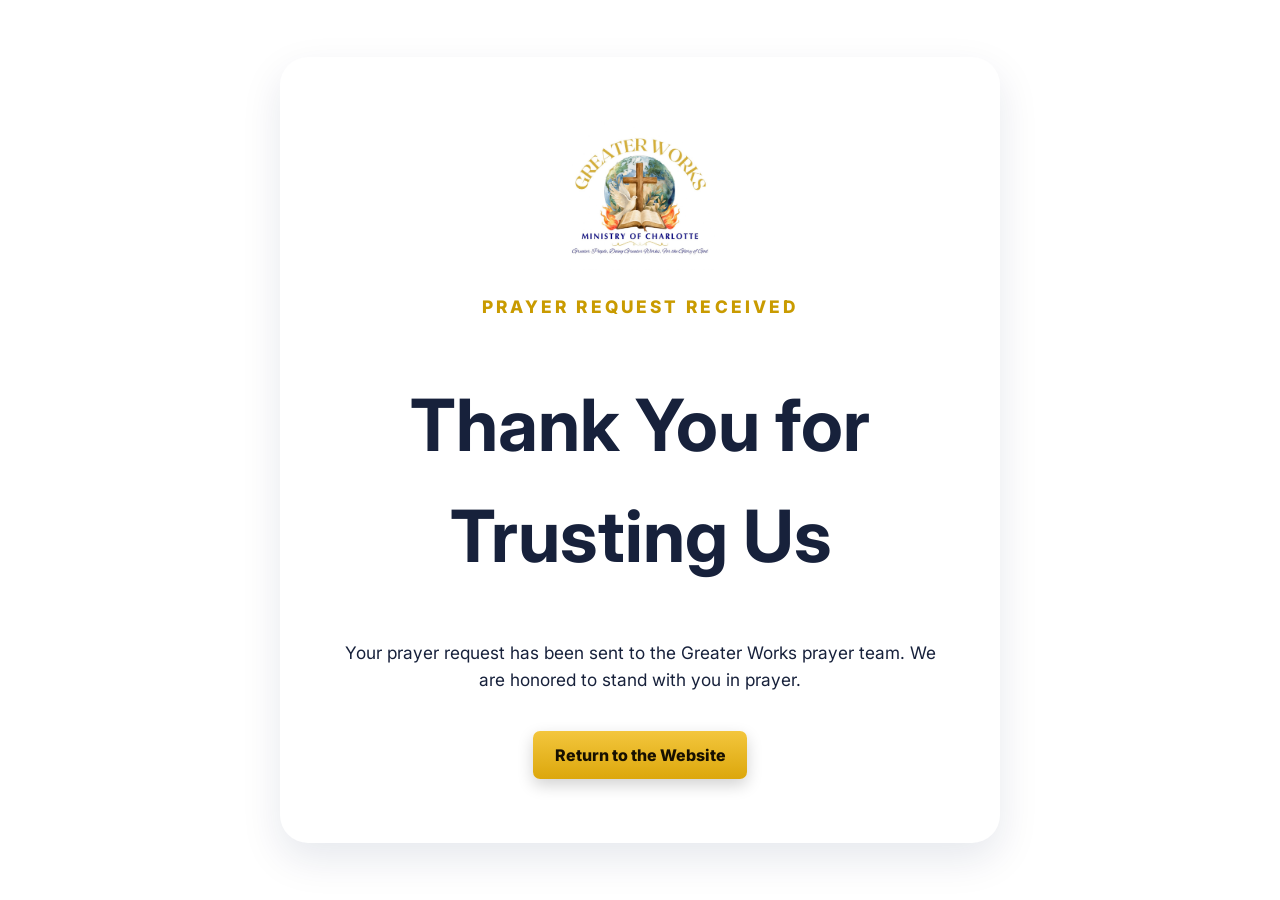
<file: thank-you.html>
<!DOCTYPE html>
<html lang="en">
<head>
  <meta charset="UTF-8" />
  <meta name="viewport" content="width=device-width, initial-scale=1.0" />
  <title>Prayer Request Received | Greater Works Ministry</title>
  <link rel="preconnect" href="https://fonts.googleapis.com">
  <link rel="preconnect" href="https://fonts.gstatic.com" crossorigin>
  <link href="https://fonts.googleapis.com/css2?family=Cormorant+Garamond:wght@600;700&family=Inter:wght@400;600;700&display=swap" rel="stylesheet">
  <link rel="stylesheet" href="styles.css" />
  <style>
    body{background:linear-gradient(135deg,var(--blue-dark),var(--blue));color:white;min-height:100vh;display:grid;place-items:center;padding:1rem}
    .thanks{width:min(720px,100%);background:white;color:var(--text);padding:clamp(2rem,5vw,4rem);border-radius:28px;text-align:center;box-shadow:var(--shadow)}
    .thanks img{width:150px;margin:0 auto 1.5rem}.thanks h1{font-size:clamp(2.6rem,7vw,4.5rem);color:var(--blue-dark)}
    .thanks p{font-size:1.08rem}.thanks .btn{margin-top:1.25rem}
  </style>
</head>
<body>
  <main class="thanks">
    <img src="assets/greater-works-logo.png" alt="Greater Works Ministry of Charlotte logo" />
    <p class="section-kicker">Prayer Request Received</p>
    <h1>Thank You for Trusting Us</h1>
    <p>Your prayer request has been sent to the Greater Works prayer team. We are honored to stand with you in prayer.</p>
    <a class="btn btn-primary" href="index.html">Return to the Website</a>
  </main>
</body>
</html>
</file>
<file: styles.css>
:root{--navy:#061d4e;--navy2:#0b2d72;--gold:#e5b627;--cream:#fffaf1;--white:#fff;--text:#17213b;--muted:#5d6678;--green:#1d8b4d;--border:#eadfca;--shadow:0 16px 40px rgba(7,29,78,.10)}
*{box-sizing:border-box}html{scroll-behavior:smooth}body{margin:0;font-family:Inter,sans-serif;color:var(--text);background:#fff;line-height:1.55}img{max-width:100%;display:block}a{color:inherit}.container{width:min(1420px,calc(100% - 4rem));margin:auto}.site-header{background:#fff}.navbar{height:112px;display:flex;align-items:center;justify-content:space-between;gap:2rem}.brand{display:flex;align-items:center;gap:1rem;text-decoration:none;font-size:1.35rem;font-weight:800;color:var(--navy)}.brand img{width:90px;height:90px;object-fit:contain}.nav-links{display:flex;align-items:center;gap:2rem;height:100%}.nav-links a{position:relative;text-decoration:none;font-weight:700;color:#111d3d;padding:43px 0 38px}.nav-links a:hover,.nav-links a.active{color:#d5a400}.nav-links a.active:after{content:"";position:absolute;left:0;right:0;bottom:18px;height:3px;background:var(--gold)}.menu-toggle{display:none;background:none;border:0;font-size:1.7rem;color:var(--navy)}
.hero{background:radial-gradient(circle at 68% 25%,rgba(255,255,255,.07),transparent 28%),linear-gradient(110deg,#031841 0%,#08245f 63%,#112957 100%);color:#fff;position:relative;overflow:hidden}.hero:after{content:"";position:absolute;inset:auto 0 0;height:58%;opacity:.1;background:radial-gradient(ellipse at 50% 110%,#fff,transparent 65%)}.hero-content{min-height:430px;padding:34px 0 38px;display:grid;grid-template-columns:1.25fr .75fr;align-items:center;gap:5rem;position:relative;z-index:1}.hero-copy{text-align:center}.hero-welcome{text-transform:uppercase;letter-spacing:.22em;font-weight:800;color:var(--gold);font-size:1rem;margin:0 0 .7rem}.hero h1{font-family:"Cormorant Garamond",serif;text-transform:uppercase;font-size:clamp(2.8rem,4.5vw,4.9rem);line-height:1.02;margin:.15rem 0 .65rem;letter-spacing:.02em}.cross-divider{display:flex;align-items:center;justify-content:center;gap:1rem;color:var(--gold);margin:.2rem auto .5rem;max-width:360px}.cross-divider span{height:2px;background:var(--gold);flex:1}.cross-divider b{font-size:2rem}.hero-tagline{font-family:"Cormorant Garamond",serif;font-size:1.65rem;line-height:1.05;font-weight:700;margin:.2rem 0 1rem}.hero-text{font-size:1rem;line-height:1.55;margin:0;color:rgba(255,255,255,.9)}.hero-actions{display:flex;justify-content:center;gap:1rem;margin-top:1.25rem}.btn{display:inline-flex;align-items:center;justify-content:center;min-height:46px;padding:.72rem 1.35rem;border-radius:7px;text-decoration:none;font-weight:800;border:0;cursor:pointer;transition:.2s}.btn:hover{transform:translateY(-1px)}.btn-primary{background:linear-gradient(#f3c63d,#dca70c);color:#171000;box-shadow:0 6px 16px rgba(0,0,0,.18)}.btn-outline{border:2px solid rgba(255,255,255,.85);color:#fff}.btn-navy{background:var(--navy);color:#fff}.btn-green{background:var(--green);color:#fff}.compact{min-height:40px;padding:.55rem 1.15rem}.hero-logo-card{background:#fff;border:14px solid #f2f2f2;border-radius:24px;padding:1rem;box-shadow:0 12px 35px rgba(0,0,0,.18);max-width:420px;margin-left:auto}.hero-logo-card img{width:100%;max-height:260px;object-fit:contain}
.overview{padding:22px 0 38px;background:linear-gradient(#fff,#fffdf9)}.overview-grid{display:grid;grid-template-columns:repeat(4,1fr);gap:1.4rem}.overview-card{min-height:182px;border:1px solid var(--border);border-radius:18px;padding:1.2rem 1.25rem;display:grid;grid-template-columns:52px 1fr;gap:1rem;background:rgba(255,255,255,.92);box-shadow:0 8px 20px rgba(7,29,78,.04)}.overview-card h2,.action-card h2,.launch-card h2{font-family:"Cormorant Garamond",serif;color:var(--navy);font-size:1.55rem;margin:0 0 .45rem}.overview-card p,.overview-card li{font-size:.86rem;margin:.15rem 0}.overview-card ul{list-style:none;padding:0;margin:0}.overview-card li:before{content:"✓";color:#d8a800;border:1px solid #d8a800;border-radius:50%;font-size:.65rem;margin-right:.45rem;padding:0 .15rem}.round-icon{width:46px;height:46px;border:2px solid var(--gold);border-radius:50%;display:grid;place-items:center;color:#c99800;font-weight:800}.action-grid{display:grid;grid-template-columns:1.15fr 1fr 1fr;gap:1.4rem;margin-top:1.2rem}.launch-card,.action-card{border-radius:18px;padding:1.2rem 1.4rem;border:1px solid var(--border);box-shadow:0 8px 20px rgba(7,29,78,.05)}.launch-card{background:linear-gradient(135deg,#061b4c,#072968);color:#fff;border-color:#0a2c70}.launch-card h2{color:#fff;border-bottom:1px solid rgba(255,255,255,.55);padding-bottom:.45rem}.action-card{text-align:center;background:#fffdf8}.giving-preview{background:linear-gradient(135deg,#fbfffc,#eef9f1)}.action-heading{display:flex;align-items:flex-start;gap:.9rem}.action-heading.centered{justify-content:center;text-align:left}.action-heading span{text-transform:uppercase;letter-spacing:.08em;font-size:.76rem;font-weight:800;color:#d0a000}.giving-preview .action-heading span{color:var(--green)}.action-icon{width:48px;height:48px;border-radius:50%;display:grid;place-items:center;font-size:1.35rem;flex:0 0 48px}.action-icon.gold{background:#f2c841;color:#fff}.action-icon.navy{background:var(--navy);color:#fff}.action-icon.green{background:var(--green);color:#fff}.launch-content{display:grid;grid-template-columns:90px 1fr;gap:1rem;margin-top:.4rem}.date-badge{border:1px solid var(--gold);border-radius:10px;display:flex;flex-direction:column;align-items:center;justify-content:center;padding:.35rem;color:#fff}.date-badge span{text-transform:uppercase;color:var(--gold);font-size:.75rem;font-weight:800}.date-badge strong{font-family:"Cormorant Garamond",serif;font-size:3rem;line-height:1}.launch-info p{font-size:.86rem;margin:.25rem 0 .65rem}.launch-info b{color:var(--gold);margin-right:.35rem}.action-card>p{font-size:.88rem}.small-note{font-size:.78rem!important;color:var(--muted)}.small-note strong{color:var(--navy)}
.section{padding:5.5rem 0}.section-kicker{text-transform:uppercase;letter-spacing:.18em;font-size:.78rem;font-weight:800;color:#c99b00}.center{text-align:center}h2,h3{font-family:"Cormorant Garamond",serif;color:var(--navy);line-height:1.08;margin-top:0}h2{font-size:clamp(2.2rem,4vw,3.5rem);margin-bottom:1rem}h3{font-size:1.6rem}.two-column{display:grid;grid-template-columns:1fr 1fr;gap:4rem;align-items:center}.lead{font-size:1.15rem;color:#36425b}.pastor-section{background:#f7f8fb}.pastor-feature{display:grid;grid-template-columns:minmax(320px,.85fr) minmax(0,1.15fr);gap:4rem;align-items:start}.pastor-image-wrap{position:sticky;top:120px}.pastor-photo{width:100%;aspect-ratio:4/5;object-fit:cover;object-position:center top;border-radius:24px;border:6px solid #fff;box-shadow:var(--shadow)}.pastor-copy p{margin:0 0 1.1rem}.pastor-copy blockquote{margin:1.5rem 0;padding:1.25rem 1.5rem;border-left:4px solid var(--gold);background:#fff;color:var(--navy);font-family:"Cormorant Garamond",serif;font-size:1.45rem;border-radius:0 14px 14px 0}.pastor-vision{font-family:"Cormorant Garamond",serif;font-size:1.45rem}.card-grid{display:grid;grid-template-columns:repeat(4,1fr);gap:1.25rem;margin-top:2rem}.ministry-card{padding:1.8rem 1.35rem;border-radius:18px;background:#fff;box-shadow:var(--shadow);border-top:4px solid var(--gold)}.icon{width:48px;height:48px;border-radius:50%;display:grid;place-items:center;background:var(--cream);font-size:1.4rem;margin-bottom:.8rem}.prayer{background:var(--cream)}.contact-form{background:#fff;border-radius:20px;padding:2rem;box-shadow:var(--shadow);display:grid;gap:.7rem}.contact-form label{font-weight:700;color:var(--navy)}.contact-form input,.contact-form textarea{width:100%;border:1px solid #d6dce7;border-radius:10px;padding:.85rem 1rem;font:inherit}.check-row{display:flex;align-items:center;gap:.6rem;font-size:.9rem}.check-row input{width:auto}.giving{background:#f5fbf7}.giving-layout{display:grid;grid-template-columns:1fr .7fr;gap:4rem;align-items:center}.giving-card{background:#fff;padding:1.25rem;border-radius:22px;box-shadow:var(--shadow);max-width:420px;margin:auto}.giving-card img{border-radius:12px}.contact-grid{display:grid;grid-template-columns:repeat(3,1fr);gap:1.25rem;margin-top:2rem}.contact-card{text-decoration:none;min-height:160px;padding:1.7rem;border-radius:18px;background:#f7f8fb;display:flex;flex-direction:column;justify-content:center;border:1px solid #e4e8ef}.contact-card span{color:#c99b00;text-transform:uppercase;letter-spacing:.12em;font-size:.74rem;font-weight:800}.contact-card strong{margin-top:.45rem;color:var(--navy);overflow-wrap:anywhere}.site-footer{background:#030c24;color:rgba(255,255,255,.78);padding:2rem 0}.footer-content{display:flex;justify-content:space-between;align-items:center;gap:2rem}.footer-content strong{color:#fff}.footer-content p{margin:.2rem 0}
@media(max-width:1100px){.nav-links{gap:1rem}.nav-links a{font-size:.84rem}.overview-grid{grid-template-columns:repeat(2,1fr)}.action-grid{grid-template-columns:1fr 1fr}.launch-card{grid-column:1/-1}.hero-content{gap:2rem}.container{width:min(100% - 2rem,1420px)}}
@media(max-width:820px){.navbar{height:82px}.brand img{width:62px;height:62px}.menu-toggle{display:block}.nav-links{display:none;position:absolute;z-index:30;top:82px;left:1rem;right:1rem;height:auto;flex-direction:column;align-items:stretch;background:#fff;padding:1rem;border-radius:14px;box-shadow:var(--shadow)}.nav-links.open{display:flex}.nav-links a{padding:.65rem}.nav-links a.active:after{display:none}.hero-content,.pastor-feature,.two-column,.giving-layout{grid-template-columns:1fr}.hero-content{padding:3rem 0}.hero-logo-card{margin:auto;max-width:360px}.overview-grid,.action-grid,.card-grid,.contact-grid{grid-template-columns:1fr}.launch-card{grid-column:auto}.pastor-image-wrap{position:static}.footer-content{flex-direction:column;align-items:flex-start}}
@media(max-width:560px){.brand span{font-size:1rem}.hero h1{font-size:2.55rem}.hero-tagline{font-size:1.35rem}.hero-actions{flex-direction:column}.hero-actions .btn{width:100%}.overview-card{grid-template-columns:45px 1fr}.launch-content{grid-template-columns:75px 1fr}.section{padding:4rem 0}}

.social-links a{color:#6d1ed4;text-decoration:none;font-weight:600;margin:0 .5rem}
.social-links a:hover{text-decoration:underline;opacity:.85}


/* Online giving options */
.giving-intro{max-width:820px;margin:0 auto 2.2rem}
.giving-options{display:grid;grid-template-columns:minmax(0,1fr) minmax(320px,.72fr);gap:2rem;align-items:stretch}
.payment-option{border-radius:24px;padding:1.7rem;background:#fff;box-shadow:var(--shadow);border:1px solid #e1e8e4}
.payment-heading{display:flex;align-items:center;gap:1rem;margin-bottom:.8rem}
.payment-mark{width:52px;height:52px;border-radius:15px;display:grid;place-items:center;font-weight:900;font-size:1.5rem;flex:0 0 52px}
.zelle-mark{background:#6d1ed4;color:#fff}
.payment-kicker{margin:0;color:var(--green);font-size:.78rem;font-weight:800;letter-spacing:.12em;text-transform:uppercase}
.payment-option h3{margin:.1rem 0 .35rem;font-size:2rem}
.zelle-option .giving-card{max-width:470px;margin:1rem auto;background:#f8f8fa}
.payment-detail{text-align:center;margin:.9rem 0 0;color:var(--navy)}
.cashapp-option{background:linear-gradient(145deg,#f5fff7,#e7f8ec);display:flex;flex-direction:column;align-items:center;justify-content:center;text-align:center;border-color:#cce9d3}
.cashapp-badge{width:84px;height:84px;border-radius:22px;background:#00d64f;color:#fff;display:grid;place-items:center;font-size:3.5rem;font-weight:900;box-shadow:0 12px 28px rgba(0,214,79,.24);margin-bottom:1.15rem}
.cashapp-copy{max-width:430px;color:var(--muted)}
.cashapp-handle{display:inline-block;margin:.5rem 0 1.25rem;color:#073b1a;font-size:clamp(1.65rem,3vw,2.35rem);font-weight:900;text-decoration:none;overflow-wrap:anywhere}
.cashapp-handle:hover{text-decoration:underline}
.btn-cashapp{background:#00b944;color:#fff;min-width:220px;box-shadow:0 8px 18px rgba(0,185,68,.2)}
.event-location strong{color:#fff}

@media(max-width:820px){
  .giving-options{grid-template-columns:1fr}
  .payment-option{padding:1.35rem}
}

/* Weekly worship service card */
.weekly-service-content{display:block;margin-top:.55rem;padding-left:3.9rem}
.weekly-service-content .event-location{margin-top:0}
@media(max-width:560px){.weekly-service-content{padding-left:0}}
</file>
<file: greater-works-ministry-prayer-form-table-layout/styles.css>
:root{--navy:#061d4e;--navy2:#0b2d72;--gold:#e5b627;--cream:#fffaf1;--white:#fff;--text:#17213b;--muted:#5d6678;--green:#1d8b4d;--border:#eadfca;--shadow:0 16px 40px rgba(7,29,78,.10)}
*{box-sizing:border-box}html{scroll-behavior:smooth}body{margin:0;font-family:Inter,sans-serif;color:var(--text);background:#fff;line-height:1.55}img{max-width:100%;display:block}a{color:inherit}.container{width:min(1420px,calc(100% - 4rem));margin:auto}.site-header{background:#fff}.navbar{height:112px;display:flex;align-items:center;justify-content:space-between;gap:2rem}.brand{display:flex;align-items:center;gap:1rem;text-decoration:none;font-size:1.35rem;font-weight:800;color:var(--navy)}.brand img{width:90px;height:90px;object-fit:contain}.nav-links{display:flex;align-items:center;gap:2rem;height:100%}.nav-links a{position:relative;text-decoration:none;font-weight:700;color:#111d3d;padding:43px 0 38px}.nav-links a:hover,.nav-links a.active{color:#d5a400}.nav-links a.active:after{content:"";position:absolute;left:0;right:0;bottom:18px;height:3px;background:var(--gold)}.menu-toggle{display:none;background:none;border:0;font-size:1.7rem;color:var(--navy)}
.hero{background:radial-gradient(circle at 68% 25%,rgba(255,255,255,.07),transparent 28%),linear-gradient(110deg,#031841 0%,#08245f 63%,#112957 100%);color:#fff;position:relative;overflow:hidden}.hero:after{content:"";position:absolute;inset:auto 0 0;height:58%;opacity:.1;background:radial-gradient(ellipse at 50% 110%,#fff,transparent 65%)}.hero-content{min-height:430px;padding:34px 0 38px;display:grid;grid-template-columns:1.25fr .75fr;align-items:center;gap:5rem;position:relative;z-index:1}.hero-copy{text-align:center}.hero-welcome{text-transform:uppercase;letter-spacing:.22em;font-weight:800;color:var(--gold);font-size:1rem;margin:0 0 .7rem}.hero h1{font-family:"Cormorant Garamond",serif;text-transform:uppercase;font-size:clamp(2.8rem,4.5vw,4.9rem);line-height:1.02;margin:.15rem 0 .65rem;letter-spacing:.02em}.cross-divider{display:flex;align-items:center;justify-content:center;gap:1rem;color:var(--gold);margin:.2rem auto .5rem;max-width:360px}.cross-divider span{height:2px;background:var(--gold);flex:1}.cross-divider b{font-size:2rem}.hero-tagline{font-family:"Cormorant Garamond",serif;font-size:1.65rem;line-height:1.05;font-weight:700;margin:.2rem 0 1rem}.hero-text{font-size:1rem;line-height:1.55;margin:0;color:rgba(255,255,255,.9)}.hero-actions{display:flex;justify-content:center;gap:1rem;margin-top:1.25rem}.btn{display:inline-flex;align-items:center;justify-content:center;min-height:46px;padding:.72rem 1.35rem;border-radius:7px;text-decoration:none;font-weight:800;border:0;cursor:pointer;transition:.2s}.btn:hover{transform:translateY(-1px)}.btn-primary{background:linear-gradient(#f3c63d,#dca70c);color:#171000;box-shadow:0 6px 16px rgba(0,0,0,.18)}.btn-outline{border:2px solid rgba(255,255,255,.85);color:#fff}.btn-navy{background:var(--navy);color:#fff}.btn-green{background:var(--green);color:#fff}.compact{min-height:40px;padding:.55rem 1.15rem}.hero-logo-card{background:#fff;border:14px solid #f2f2f2;border-radius:24px;padding:1rem;box-shadow:0 12px 35px rgba(0,0,0,.18);max-width:420px;margin-left:auto}.hero-logo-card img{width:100%;max-height:260px;object-fit:contain}
.overview{padding:22px 0 38px;background:linear-gradient(#fff,#fffdf9)}.overview-grid{display:grid;grid-template-columns:repeat(4,1fr);gap:1.4rem}.overview-card{min-height:182px;border:1px solid var(--border);border-radius:18px;padding:1.2rem 1.25rem;display:grid;grid-template-columns:52px 1fr;gap:1rem;background:rgba(255,255,255,.92);box-shadow:0 8px 20px rgba(7,29,78,.04)}.overview-card h2,.action-card h2,.launch-card h2{font-family:"Cormorant Garamond",serif;color:var(--navy);font-size:1.55rem;margin:0 0 .45rem}.overview-card p,.overview-card li{font-size:.86rem;margin:.15rem 0}.overview-card ul{list-style:none;padding:0;margin:0}.overview-card li:before{content:"✓";color:#d8a800;border:1px solid #d8a800;border-radius:50%;font-size:.65rem;margin-right:.45rem;padding:0 .15rem}.round-icon{width:46px;height:46px;border:2px solid var(--gold);border-radius:50%;display:grid;place-items:center;color:#c99800;font-weight:800}.action-grid{display:grid;grid-template-columns:1.15fr 1fr 1fr;gap:1.4rem;margin-top:1.2rem}.launch-card,.action-card{border-radius:18px;padding:1.2rem 1.4rem;border:1px solid var(--border);box-shadow:0 8px 20px rgba(7,29,78,.05)}.launch-card{background:linear-gradient(135deg,#061b4c,#072968);color:#fff;border-color:#0a2c70}.launch-card h2{color:#fff;border-bottom:1px solid rgba(255,255,255,.55);padding-bottom:.45rem}.action-card{text-align:center;background:#fffdf8}.giving-preview{background:linear-gradient(135deg,#fbfffc,#eef9f1)}.action-heading{display:flex;align-items:flex-start;gap:.9rem}.action-heading.centered{justify-content:center;text-align:left}.action-heading span{text-transform:uppercase;letter-spacing:.08em;font-size:.76rem;font-weight:800;color:#d0a000}.giving-preview .action-heading span{color:var(--green)}.action-icon{width:48px;height:48px;border-radius:50%;display:grid;place-items:center;font-size:1.35rem;flex:0 0 48px}.action-icon.gold{background:#f2c841;color:#fff}.action-icon.navy{background:var(--navy);color:#fff}.action-icon.green{background:var(--green);color:#fff}.launch-content{display:grid;grid-template-columns:90px 1fr;gap:1rem;margin-top:.4rem}.date-badge{border:1px solid var(--gold);border-radius:10px;display:flex;flex-direction:column;align-items:center;justify-content:center;padding:.35rem;color:#fff}.date-badge span{text-transform:uppercase;color:var(--gold);font-size:.75rem;font-weight:800}.date-badge strong{font-family:"Cormorant Garamond",serif;font-size:3rem;line-height:1}.launch-info p{font-size:.86rem;margin:.25rem 0 .65rem}.launch-info b{color:var(--gold);margin-right:.35rem}.action-card>p{font-size:.88rem}.small-note{font-size:.78rem!important;color:var(--muted)}.small-note strong{color:var(--navy)}
.section{padding:5.5rem 0}.section-kicker{text-transform:uppercase;letter-spacing:.18em;font-size:.78rem;font-weight:800;color:#c99b00}.center{text-align:center}h2,h3{font-family:"Cormorant Garamond",serif;color:var(--navy);line-height:1.08;margin-top:0}h2{font-size:clamp(2.2rem,4vw,3.5rem);margin-bottom:1rem}h3{font-size:1.6rem}.two-column{display:grid;grid-template-columns:1fr 1fr;gap:4rem;align-items:center}.lead{font-size:1.15rem;color:#36425b}.pastor-section{background:#f7f8fb}.pastor-feature{display:grid;grid-template-columns:minmax(320px,.85fr) minmax(0,1.15fr);gap:4rem;align-items:start}.pastor-image-wrap{position:sticky;top:120px}.pastor-photo{width:100%;aspect-ratio:4/5;object-fit:cover;object-position:center top;border-radius:24px;border:6px solid #fff;box-shadow:var(--shadow)}.pastor-copy p{margin:0 0 1.1rem}.pastor-copy blockquote{margin:1.5rem 0;padding:1.25rem 1.5rem;border-left:4px solid var(--gold);background:#fff;color:var(--navy);font-family:"Cormorant Garamond",serif;font-size:1.45rem;border-radius:0 14px 14px 0}.pastor-vision{font-family:"Cormorant Garamond",serif;font-size:1.45rem}.card-grid{display:grid;grid-template-columns:repeat(4,1fr);gap:1.25rem;margin-top:2rem}.ministry-card{padding:1.8rem 1.35rem;border-radius:18px;background:#fff;box-shadow:var(--shadow);border-top:4px solid var(--gold)}.icon{width:48px;height:48px;border-radius:50%;display:grid;place-items:center;background:var(--cream);font-size:1.4rem;margin-bottom:.8rem}.prayer{background:var(--cream)}.contact-form{background:#fff;border-radius:20px;padding:2rem;box-shadow:var(--shadow);display:grid;gap:.7rem}.contact-form label{font-weight:700;color:var(--navy)}.contact-form input,.contact-form textarea{width:100%;border:1px solid #d6dce7;border-radius:10px;padding:.85rem 1rem;font:inherit}.check-row{display:flex;align-items:center;gap:.6rem;font-size:.9rem}.check-row input{width:auto}.giving{background:#f5fbf7}.giving-layout{display:grid;grid-template-columns:1fr .7fr;gap:4rem;align-items:center}.giving-card{background:#fff;padding:1.25rem;border-radius:22px;box-shadow:var(--shadow);max-width:420px;margin:auto}.giving-card img{border-radius:12px}.contact-grid{display:grid;grid-template-columns:repeat(3,1fr);gap:1.25rem;margin-top:2rem}.contact-card{text-decoration:none;min-height:160px;padding:1.7rem;border-radius:18px;background:#f7f8fb;display:flex;flex-direction:column;justify-content:center;border:1px solid #e4e8ef}.contact-card span{color:#c99b00;text-transform:uppercase;letter-spacing:.12em;font-size:.74rem;font-weight:800}.contact-card strong{margin-top:.45rem;color:var(--navy);overflow-wrap:anywhere}.site-footer{background:#030c24;color:rgba(255,255,255,.78);padding:2rem 0}.footer-content{display:flex;justify-content:space-between;align-items:center;gap:2rem}.footer-content strong{color:#fff}.footer-content p{margin:.2rem 0}
@media(max-width:1100px){.nav-links{gap:1rem}.nav-links a{font-size:.84rem}.overview-grid{grid-template-columns:repeat(2,1fr)}.action-grid{grid-template-columns:1fr 1fr}.launch-card{grid-column:1/-1}.hero-content{gap:2rem}.container{width:min(100% - 2rem,1420px)}}
@media(max-width:820px){.navbar{height:82px}.brand img{width:62px;height:62px}.menu-toggle{display:block}.nav-links{display:none;position:absolute;z-index:30;top:82px;left:1rem;right:1rem;height:auto;flex-direction:column;align-items:stretch;background:#fff;padding:1rem;border-radius:14px;box-shadow:var(--shadow)}.nav-links.open{display:flex}.nav-links a{padding:.65rem}.nav-links a.active:after{display:none}.hero-content,.pastor-feature,.two-column,.giving-layout{grid-template-columns:1fr}.hero-content{padding:3rem 0}.hero-logo-card{margin:auto;max-width:360px}.overview-grid,.action-grid,.card-grid,.contact-grid{grid-template-columns:1fr}.launch-card{grid-column:auto}.pastor-image-wrap{position:static}.footer-content{flex-direction:column;align-items:flex-start}}
@media(max-width:560px){.brand span{font-size:1rem}.hero h1{font-size:2.55rem}.hero-tagline{font-size:1.35rem}.hero-actions{flex-direction:column}.hero-actions .btn{width:100%}.overview-card{grid-template-columns:45px 1fr}.launch-content{grid-template-columns:75px 1fr}.section{padding:4rem 0}}

.social-links a{color:#6d1ed4;text-decoration:none;font-weight:600;margin:0 .5rem}
.social-links a:hover{text-decoration:underline;opacity:.85}
</file>
